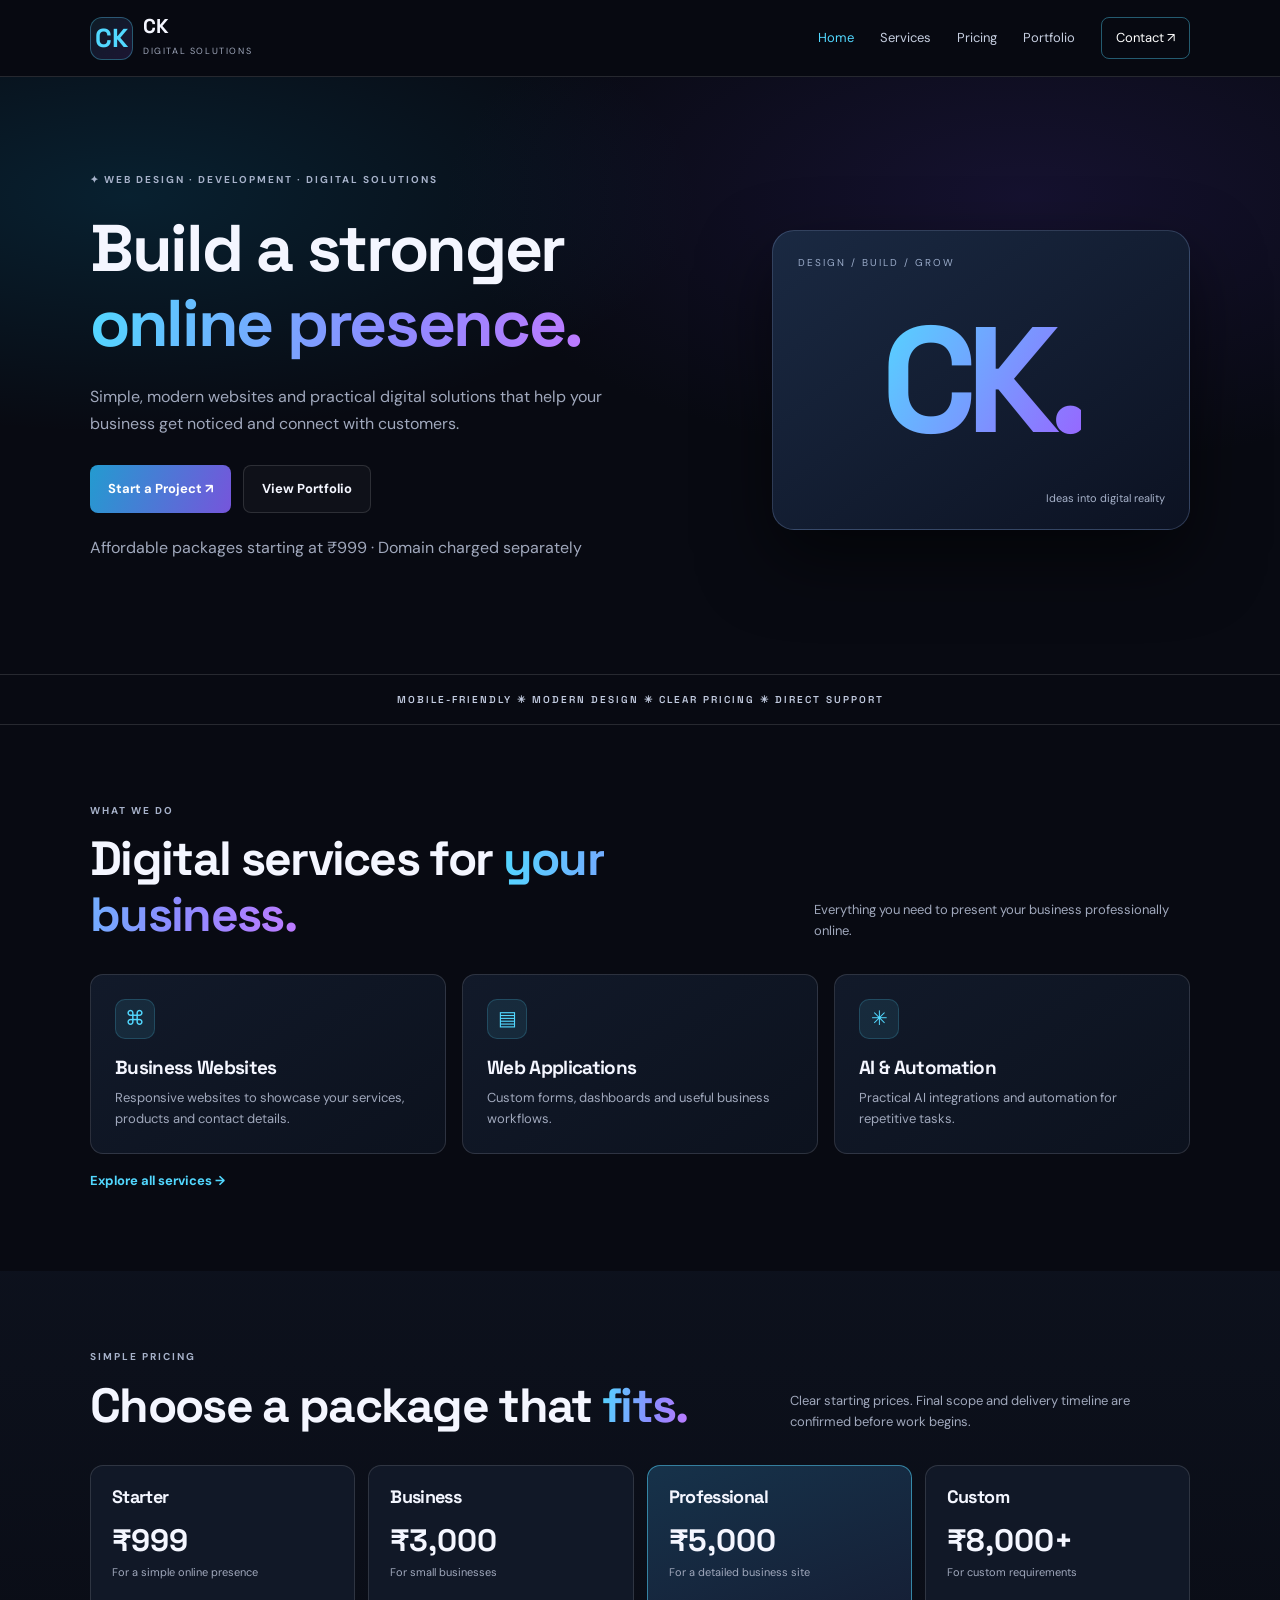
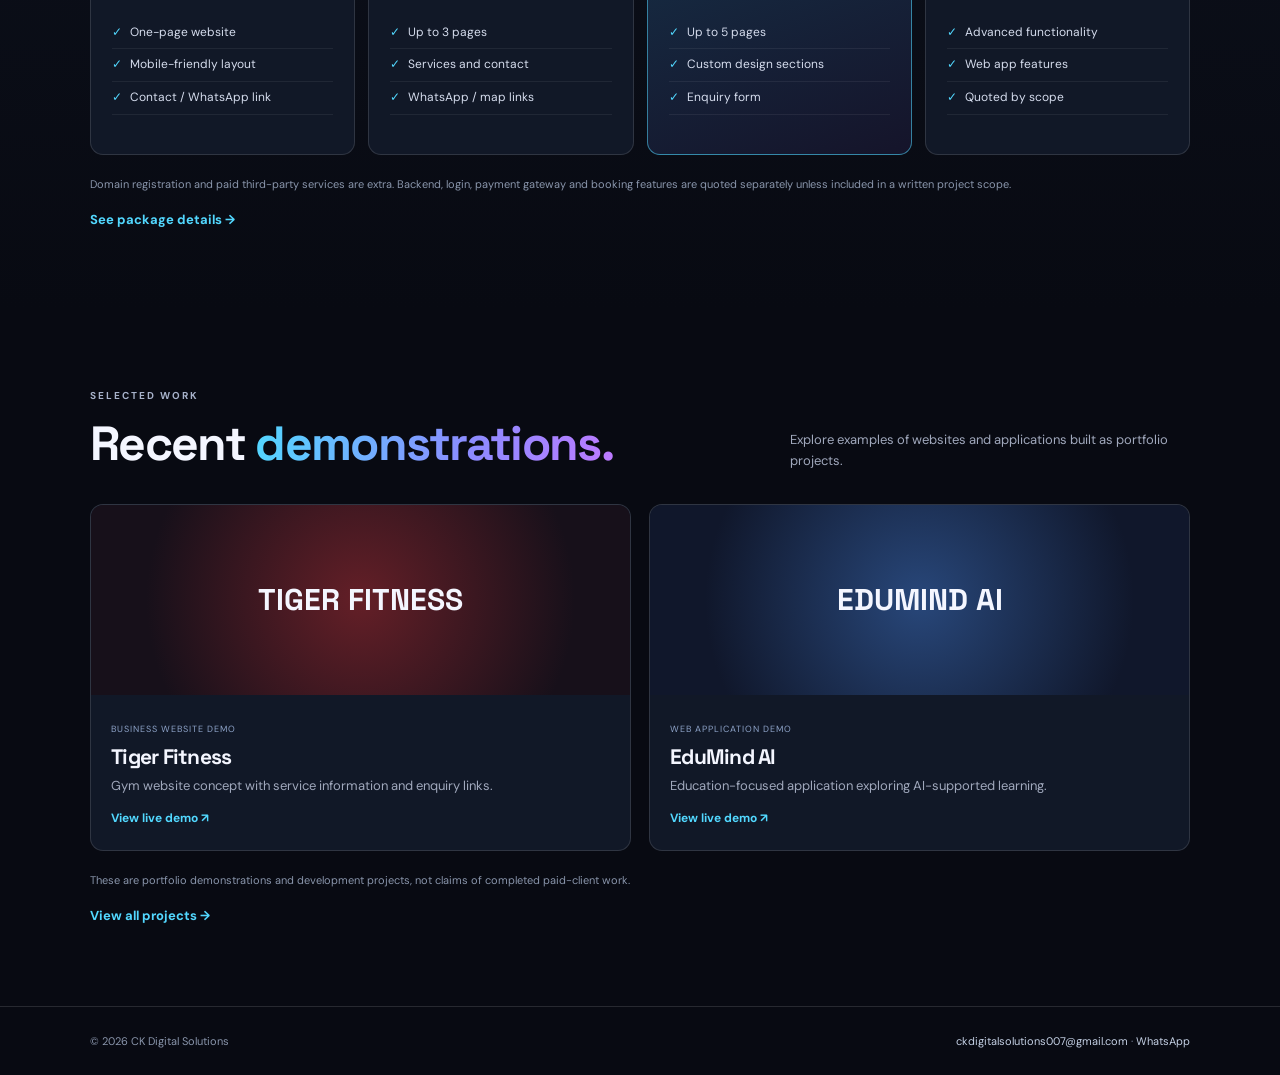
<file: index.html>
<!doctype html>
<html lang="en">
  <head>
    <meta charset="utf-8">
    <meta name="viewport" content="width=device-width,initial-scale=1">
    <meta name="description" content="Affordable websites, web applications and practical digital solutions by CK Digital Solutions.">
    <title>CK Digital Solutions | Home</title>
    <link rel="icon" href="assets/favicon.png">
    <link rel="stylesheet" href="style.css">
  </head>
  <body>
    <header class="header">
      <nav class="nav container">
        <a class="brand" href="index.html"><span class="logo">CK</span><span><b>CK</b><small>DIGITAL SOLUTIONS</small></span></a>
        <button class="menu" id="menu" aria-label="Toggle navigation" aria-expanded="false">☰</button>
        <div class="links" id="links">
          <a class="active" href="index.html">Home</a>
          <a href="services.html">Services</a>
          <a href="pricing.html">Pricing</a>
          <a href="portfolio.html">Portfolio</a>
          <a class="nav-cta" href="contact.html">Contact ↗</a>
        </div>
      </nav>
    </header>
    <main>
      <section class="hero">
        <div class="container hero-grid">
          <div>
            <div class="eyebrow">✦ WEB DESIGN · DEVELOPMENT · DIGITAL SOLUTIONS</div>
            <h1>Build a stronger <span>online presence.</span></h1>
            <p>Simple, modern websites and practical digital solutions that help your business get noticed and connect with customers.</p>
            <div class="actions">
              <a class="btn primary" href="contact.html">Start a Project ↗</a>
              <a class="btn secondary" href="portfolio.html">View Portfolio</a>
            </div>
            <p class="note">Affordable packages starting at ₹999 · Domain charged separately</p>
          </div>
          <div class="hero-art"><small>DESIGN / BUILD / GROW</small><strong>CK.</strong><span>Ideas into digital reality</span></div>
        </div>
      </section>
      <div class="strip">MOBILE-FRIENDLY <span>✳</span> MODERN DESIGN <span>✳</span> CLEAR PRICING <span>✳</span> DIRECT SUPPORT</div>
      <section class="section">
        <div class="container">
          <div class="section-head">
            <div>
              <div class="kicker">WHAT WE DO</div>
              <h2>Digital services for <span>your business.</span></h2>
            </div>
            <p>Everything you need to present your business professionally online.</p>
          </div>
          <div class="cards">
            <article class="card">
              <div class="card-icon">⌘</div>
              <h3>Business Websites</h3>
              <p>Responsive websites to showcase your services, products and contact details.</p>
            </article>
            <article class="card">
              <div class="card-icon">▤</div>
              <h3>Web Applications</h3>
              <p>Custom forms, dashboards and useful business workflows.</p>
            </article>
            <article class="card">
              <div class="card-icon">✳</div>
              <h3>AI & Automation</h3>
              <p>Practical AI integrations and automation for repetitive tasks.</p>
            </article>
          </div>
          <a class="text-link" href="services.html">Explore all services →</a>
        </div>
      </section>
      <section class="section alt">
        <div class="container">
          <div class="section-head">
            <div>
              <div class="kicker">SIMPLE PRICING</div>
              <h2>Choose a package that <span>fits.</span></h2>
            </div>
            <p>Clear starting prices. Final scope and delivery timeline are confirmed before work begins.</p>
          </div>
          <div class="pricing-grid">
            <article class="price-card">
              <h3>Starter</h3>
              <div class="price">₹999</div>
              <p>For a simple online presence</p>
              <ul>
                <li>One-page website</li>
                <li>Mobile-friendly layout</li>
                <li>Contact / WhatsApp link</li>
              </ul>
            </article>
            <article class="price-card">
              <h3>Business</h3>
              <div class="price">₹3,000</div>
              <p>For small businesses</p>
              <ul>
                <li>Up to 3 pages</li>
                <li>Services and contact</li>
                <li>WhatsApp / map links</li>
              </ul>
            </article>
            <article class="price-card featured">
              <h3>Professional</h3>
              <div class="price">₹5,000</div>
              <p>For a detailed business site</p>
              <ul>
                <li>Up to 5 pages</li>
                <li>Custom design sections</li>
                <li>Enquiry form</li>
              </ul>
            </article>
            <article class="price-card">
              <h3>Custom</h3>
              <div class="price">₹8,000+</div>
              <p>For custom requirements</p>
              <ul>
                <li>Advanced functionality</li>
                <li>Web app features</li>
                <li>Quoted by scope</li>
              </ul>
            </article>
          </div>
          <p class="note">Domain registration and paid third-party services are extra. Backend, login, payment gateway and booking features are quoted separately unless included in a written project scope.</p>
          <a class="text-link" href="pricing.html">See package details →</a>
        </div>
      </section>
      <section class="section">
        <div class="container">
          <div class="section-head">
            <div>
              <div class="kicker">SELECTED WORK</div>
              <h2>Recent <span>demonstrations.</span></h2>
            </div>
            <p>Explore examples of websites and applications built as portfolio projects.</p>
          </div>
          <div class="project-grid">
            <article class="project">
              <a class="project-visual red" href="https://tigerfitness-solapur.netlify.app/" target="_blank" rel="noopener"><b>TIGER FITNESS</b></a>
              <div class="project-body"><small>BUSINESS WEBSITE DEMO</small>
                <h3>Tiger Fitness</h3>
                <p>Gym website concept with service information and enquiry links.</p>
                <a href="https://tigerfitness-solapur.netlify.app/" target="_blank" rel="noopener">View live demo ↗</a>
              </div>
            </article>
            <article class="project">
              <a class="project-visual" href="https://edumind-ai-9832.onrender.com/" target="_blank" rel="noopener"><b>EDUMIND AI</b></a>
              <div class="project-body"><small>WEB APPLICATION DEMO</small>
                <h3>EduMind AI</h3>
                <p>Education-focused application exploring AI-supported learning.</p>
                <a href="https://edumind-ai-9832.onrender.com/" target="_blank" rel="noopener">View live demo ↗</a>
              </div>
            </article>
          </div>
          <p class="note">These are portfolio demonstrations and development projects, not claims of completed paid-client work.</p>
          <a class="text-link" href="portfolio.html">View all projects →</a>
        </div>
      </section>
    </main>
    <footer class="footer">
      <div class="container footer-inner">
        <span>© <span id="year">2026</span> CK Digital Solutions</span>
        <span>
          <a href="mailto:ckdigitalsolutions007@gmail.com">ckdigitalsolutions007@gmail.com</a>
          ·
          <a href="https://wa.me/919665815139">WhatsApp</a>
        </span>
      </div>
    </footer>
    <script src="script.js"></script>
  </body>
</html>
</file>
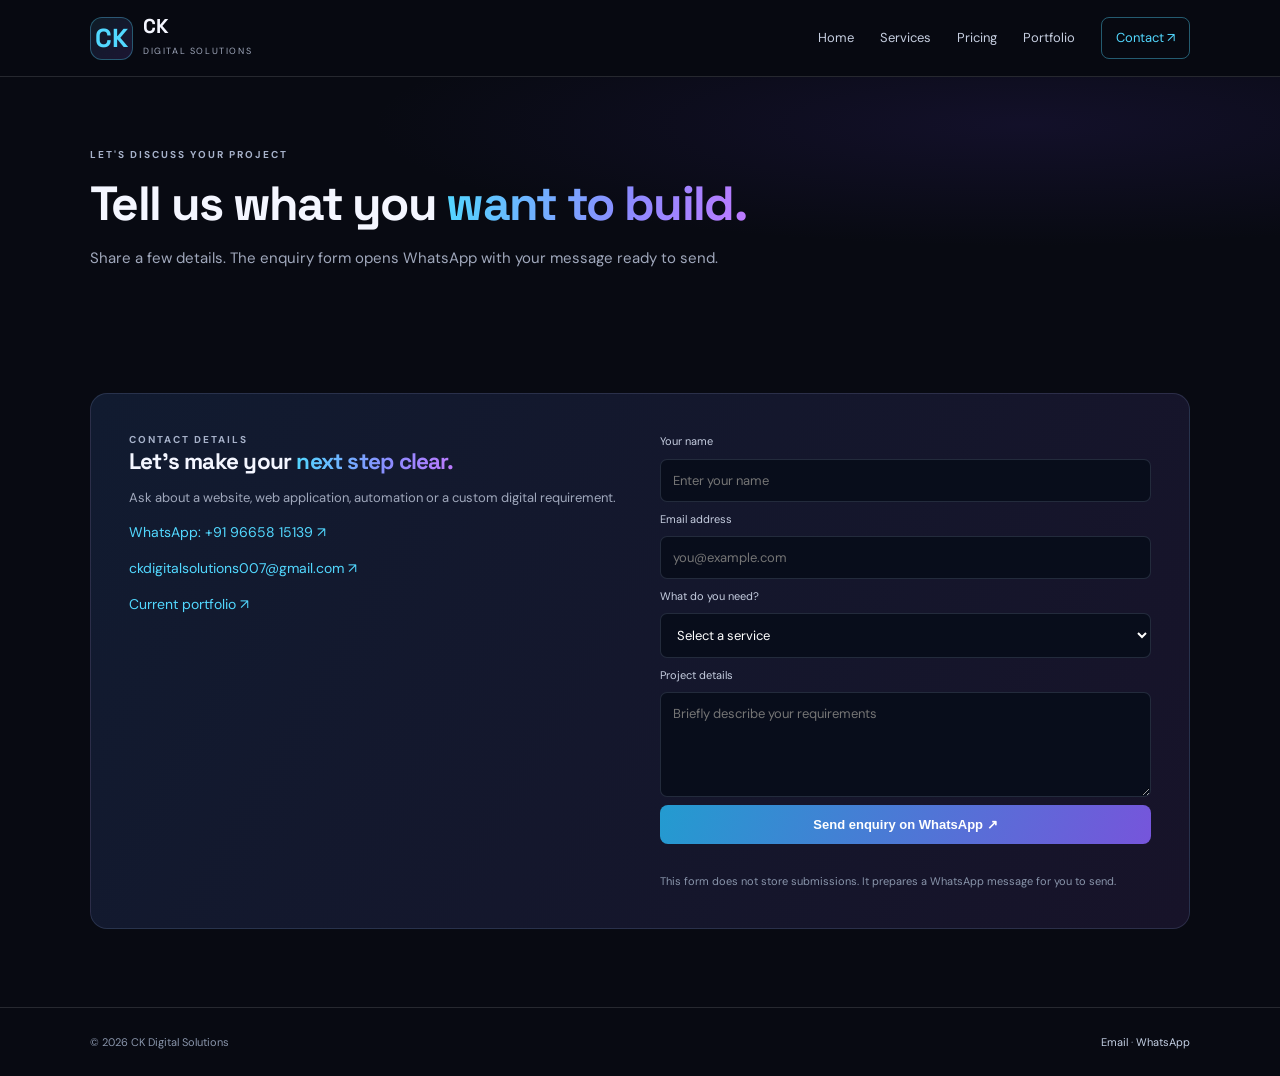
<file: contact.html>
<!doctype html>
<html lang="en">
  <head>
    <meta charset="utf-8">
    <meta name="viewport" content="width=device-width,initial-scale=1">
    <title>Contact | CK Digital Solutions</title>
    <link rel="icon" href="assets/favicon.png">
    <link rel="stylesheet" href="style.css">
  </head>
  <body>
    <header class="header">
      <nav class="nav container">
        <a class="brand" href="index.html"><span class="logo">CK</span><span><b>CK</b><small>DIGITAL SOLUTIONS</small></span></a>
        <button class="menu" id="menu" aria-label="Toggle navigation" aria-expanded="false">☰</button>
        <div class="links" id="links">
          <a href="index.html">Home</a>
          <a href="services.html">Services</a>
          <a href="pricing.html">Pricing</a>
          <a href="portfolio.html">Portfolio</a>
          <a class="nav-cta active" href="contact.html">Contact ↗</a>
        </div>
      </nav>
    </header>
    <main>
      <section class="page-hero">
        <div class="container">
          <div class="kicker">LET'S DISCUSS YOUR PROJECT</div>
          <h1 class="page-title">Tell us what you <span>want to build.</span></h1>
          <p>Share a few details. The enquiry form opens WhatsApp with your message ready to send.</p>
        </div>
      </section>
      <section class="section">
        <div class="container contact-box">
          <div>
            <div class="kicker">CONTACT DETAILS</div>
            <h2>Let's make your <span>next step clear.</span></h2>
            <p>Ask about a website, web application, automation or a custom digital requirement.</p>
            <div class="contact-details">
              <a href="https://wa.me/919665815139" target="_blank" rel="noopener">WhatsApp: +91 96658 15139 ↗</a>
              <a href="mailto:ckdigitalsolutions007@gmail.com">ckdigitalsolutions007@gmail.com ↗</a>
              <a href="https://ck-digital-solutions.netlify.app">Current portfolio ↗</a>
            </div>
          </div>
          <form id="contactForm">
            <label for="name">Your name</label>
            <input id="name" name="name" required placeholder="Enter your name">
            <label for="email">Email address</label>
            <input id="email" name="email" type="email" required placeholder="you@example.com">
            <label for="service">What do you need?</label>
            <select id="service" name="service" required>
              <option value="" disabled selected>Select a service</option>
              <option>Business website</option>
              <option>Web application</option>
              <option>AI / automation</option>
              <option>Website update</option>
              <option>Other</option>
            </select>
            <label for="message">Project details</label>
            <textarea id="message" name="message" required placeholder="Briefly describe your requirements"></textarea>
            <button class="btn primary" type="submit">Send enquiry on WhatsApp ↗</button>
            <small class="note">This form does not store submissions. It prepares a WhatsApp message for you to send.</small>
          </form>
        </div>
      </section>
    </main>
    <footer class="footer">
      <div class="container footer-inner">
        <span>© 2026 CK Digital Solutions</span>
        <span>
          <a href="mailto:ckdigitalsolutions007@gmail.com">Email</a>
          ·
          <a href="https://wa.me/919665815139">WhatsApp</a>
        </span>
      </div>
    </footer>
    <script src="script.js"></script>
  </body>
</html>
</file>
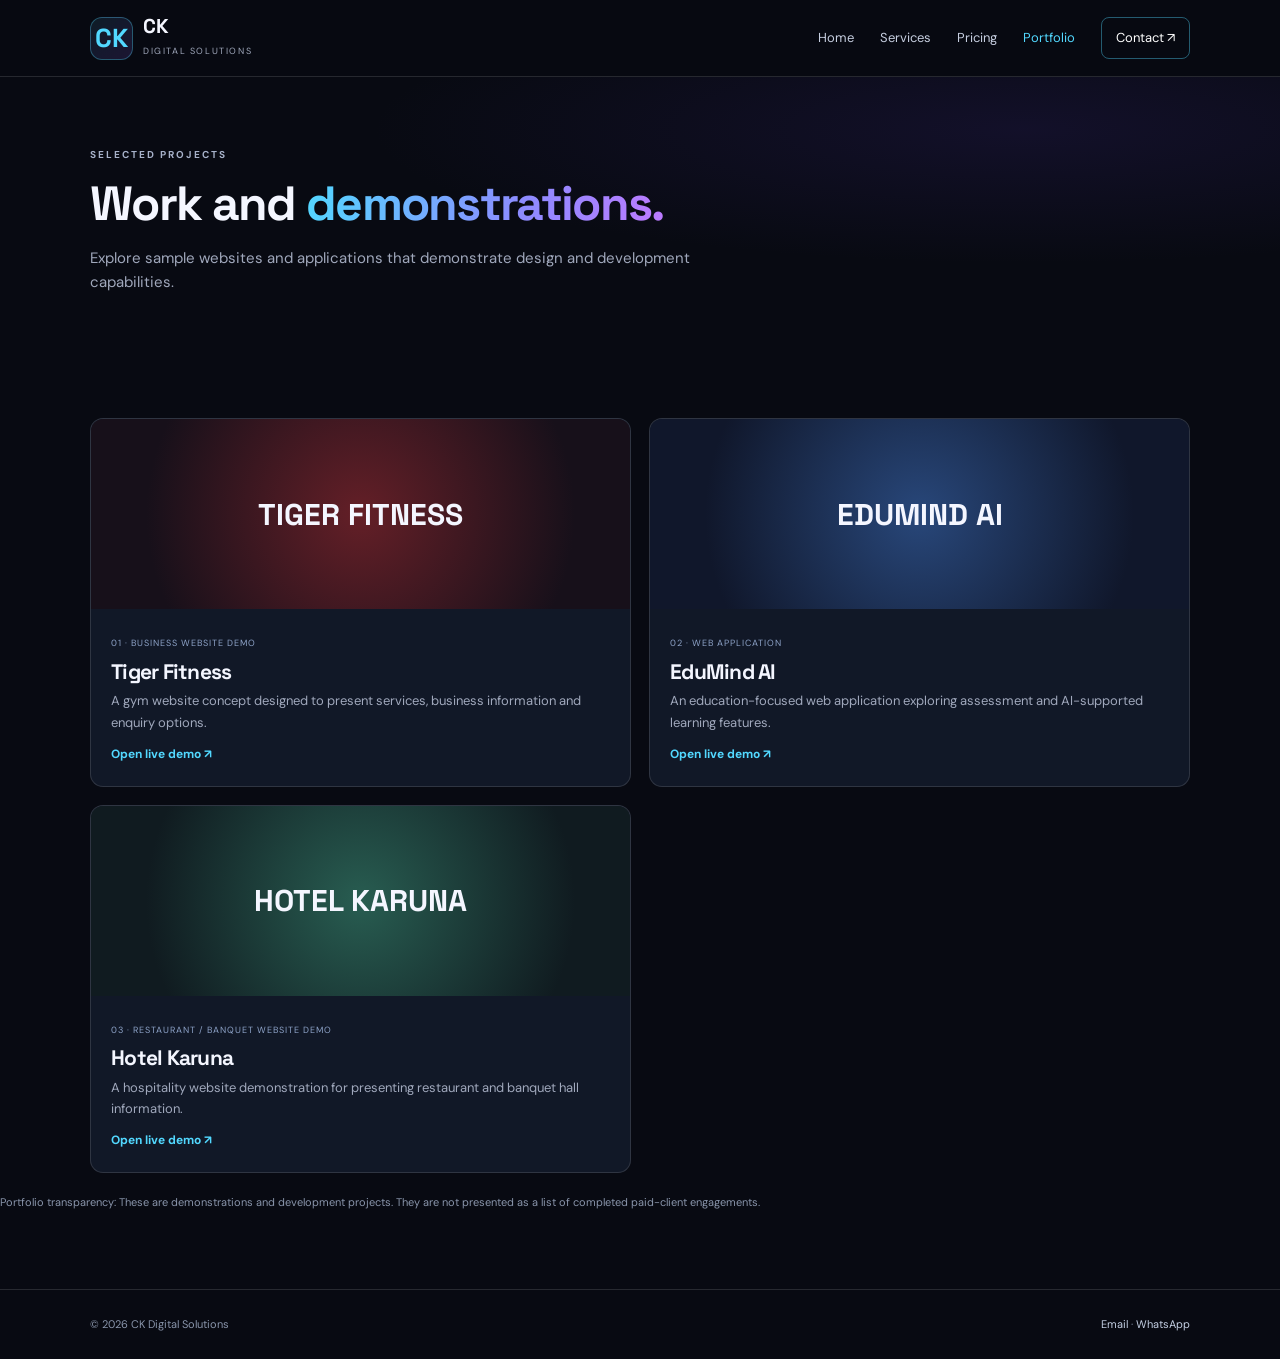
<file: portfolio.html>
<!doctype html>
<html lang="en">
  <head>
    <meta charset="utf-8">
    <meta name="viewport" content="width=device-width,initial-scale=1">
    <title>Portfolio | CK Digital Solutions</title>
    <link rel="icon" href="assets/favicon.png">
    <link rel="stylesheet" href="style.css">
  </head>
  <body>
    <header class="header">
      <nav class="nav container">
        <a class="brand" href="index.html"><span class="logo">CK</span><span><b>CK</b><small>DIGITAL SOLUTIONS</small></span></a>
        <button class="menu" id="menu" aria-label="Toggle navigation" aria-expanded="false">☰</button>
        <div class="links" id="links">
          <a href="index.html">Home</a>
          <a href="services.html">Services</a>
          <a href="pricing.html">Pricing</a>
          <a class="active" href="portfolio.html">Portfolio</a>
          <a class="nav-cta" href="contact.html">Contact ↗</a>
        </div>
      </nav>
    </header>
    <main>
      <section class="page-hero">
        <div class="container">
          <div class="kicker">SELECTED PROJECTS</div>
          <h1 class="page-title">Work and <span>demonstrations.</span></h1>
          <p>Explore sample websites and applications that demonstrate design and development capabilities.</p>
        </div>
      </section>
      <section class="section">
        <div class="container project-grid">
          <article class="project">
            <a class="project-visual red" href="https://tigerfitness-solapur.netlify.app/" target="_blank" rel="noopener"><b>TIGER FITNESS</b></a>
            <div class="project-body"><small>01 · BUSINESS WEBSITE DEMO</small>
              <h3>Tiger Fitness</h3>
              <p>A gym website concept designed to present services, business information and enquiry options.</p>
              <a href="https://tigerfitness-solapur.netlify.app/" target="_blank" rel="noopener">Open live demo ↗</a>
            </div>
          </article>
          <article class="project">
            <a class="project-visual" href="https://edumind-ai-9832.onrender.com/" target="_blank" rel="noopener"><b>EDUMIND AI</b></a>
            <div class="project-body"><small>02 · WEB APPLICATION</small>
              <h3>EduMind AI</h3>
              <p>An education-focused web application exploring assessment and AI-supported learning features.</p>
              <a href="https://edumind-ai-9832.onrender.com/" target="_blank" rel="noopener">Open live demo ↗</a>
            </div>
          </article>
          <article class="project">
            <a class="project-visual green" href="https://karuna-hotel.netlify.app/" target="_blank" rel="noopener"><b>HOTEL KARUNA</b></a>
            <div class="project-body"><small>03 · RESTAURANT / BANQUET WEBSITE DEMO</small>
              <h3>Hotel Karuna</h3>
              <p>A hospitality website demonstration for presenting restaurant and banquet hall information.</p>
              <a href="https://karuna-hotel.netlify.app/" target="_blank" rel="noopener">Open live demo ↗</a>
            </div>
          </article>
        </div>
        <p class="note">Portfolio transparency: These are demonstrations and development projects. They are not presented as a list of completed paid-client engagements.</p>
      </div>
    </section>
  </main>
  <footer class="footer">
    <div class="container footer-inner">
      <span>© 2026 CK Digital Solutions</span>
      <span>
        <a href="mailto:ckdigitalsolutions007@gmail.com">Email</a>
        ·
        <a href="https://wa.me/919665815139">WhatsApp</a>
      </span>
    </div>
  </footer>
  <script src="script.js"></script>
</body>
</html>
</file>
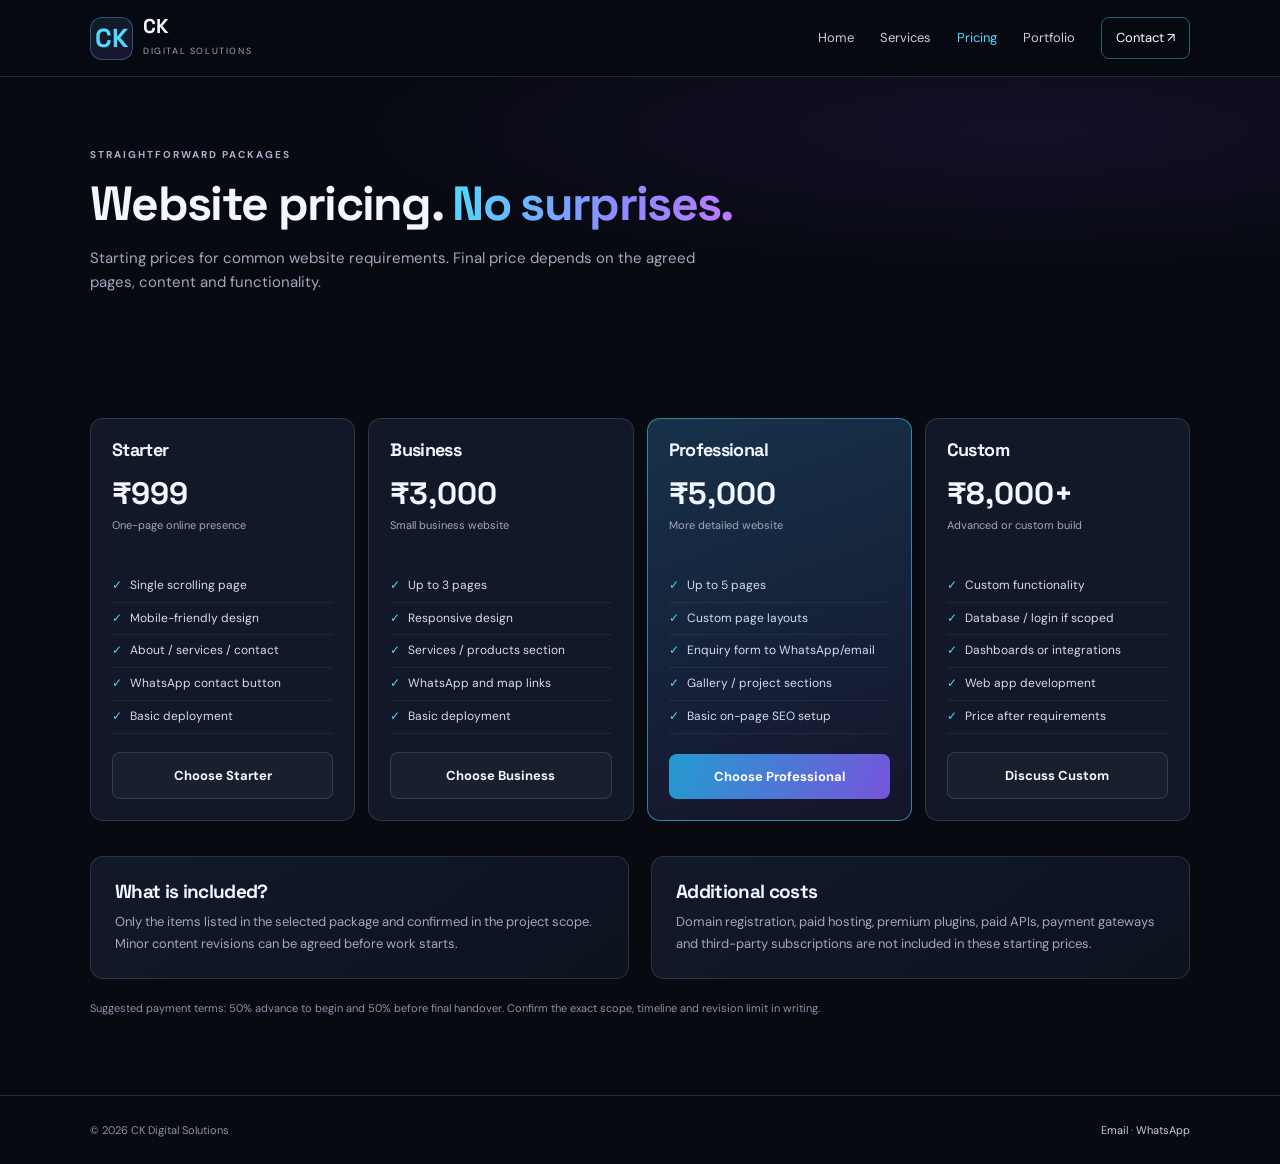
<file: pricing.html>
<!doctype html>
<html lang="en">
  <head>
    <meta charset="utf-8">
    <meta name="viewport" content="width=device-width,initial-scale=1">
    <title>Pricing | CK Digital Solutions</title>
    <link rel="icon" href="assets/favicon.png">
    <link rel="stylesheet" href="style.css">
  </head>
  <body>
    <header class="header">
      <nav class="nav container">
        <a class="brand" href="index.html"><span class="logo">CK</span><span><b>CK</b><small>DIGITAL SOLUTIONS</small></span></a>
        <button class="menu" id="menu" aria-label="Toggle navigation" aria-expanded="false">☰</button>
        <div class="links" id="links">
          <a href="index.html">Home</a>
          <a href="services.html">Services</a>
          <a class="active" href="pricing.html">Pricing</a>
          <a href="portfolio.html">Portfolio</a>
          <a class="nav-cta" href="contact.html">Contact ↗</a>
        </div>
      </nav>
    </header>
    <main>
      <section class="page-hero">
        <div class="container">
          <div class="kicker">STRAIGHTFORWARD PACKAGES</div>
          <h1 class="page-title">Website pricing. <span>No surprises.</span></h1>
          <p>Starting prices for common website requirements. Final price depends on the agreed pages, content and functionality.</p>
        </div>
      </section>
      <section class="section">
        <div class="container">
          <div class="pricing-grid">
            <article class="price-card">
              <h3>Starter</h3>
              <div class="price">₹999</div>
              <p>One-page online presence</p>
              <ul>
                <li>Single scrolling page</li>
                <li>Mobile-friendly design</li>
                <li>About / services / contact</li>
                <li>WhatsApp contact button</li>
                <li>Basic deployment</li>
              </ul>
              <a class="btn secondary" href="contact.html">Choose Starter</a>
            </article>
            <article class="price-card">
              <h3>Business</h3>
              <div class="price">₹3,000</div>
              <p>Small business website</p>
              <ul>
                <li>Up to 3 pages</li>
                <li>Responsive design</li>
                <li>Services / products section</li>
                <li>WhatsApp and map links</li>
                <li>Basic deployment</li>
              </ul>
              <a class="btn secondary" href="contact.html">Choose Business</a>
            </article>
            <article class="price-card featured">
              <h3>Professional</h3>
              <div class="price">₹5,000</div>
              <p>More detailed website</p>
              <ul>
                <li>Up to 5 pages</li>
                <li>Custom page layouts</li>
                <li>Enquiry form to WhatsApp/email</li>
                <li>Gallery / project sections</li>
                <li>Basic on-page SEO setup</li>
              </ul>
              <a class="btn primary" href="contact.html">Choose Professional</a>
            </article>
            <article class="price-card">
              <h3>Custom</h3>
              <div class="price">₹8,000+</div>
              <p>Advanced or custom build</p>
              <ul>
                <li>Custom functionality</li>
                <li>Database / login if scoped</li>
                <li>Dashboards or integrations</li>
                <li>Web app development</li>
                <li>Price after requirements</li>
              </ul>
              <a class="btn secondary" href="contact.html">Discuss Custom</a>
            </article>
          </div>
          <div class="two-col" style="margin-top:35px">
            <article class="card">
              <h3>What is included?</h3>
              <p>Only the items listed in the selected package and confirmed in the project scope. Minor content revisions can be agreed before work starts.</p>
            </article>
            <article class="card">
              <h3>Additional costs</h3>
              <p>Domain registration, paid hosting, premium plugins, paid APIs, payment gateways and third-party subscriptions are not included in these starting prices.</p>
            </article>
          </div>
          <p class="note">Suggested payment terms: 50% advance to begin and 50% before final handover. Confirm the exact scope, timeline and revision limit in writing.</p>
        </div>
      </section>
    </main>
    <footer class="footer">
      <div class="container footer-inner">
        <span>© 2026 CK Digital Solutions</span>
        <span>
          <a href="mailto:ckdigitalsolutions007@gmail.com">Email</a>
          ·
          <a href="https://wa.me/919665815139">WhatsApp</a>
        </span>
      </div>
    </footer>
    <script src="script.js"></script>
  </body>
</html>
</file>
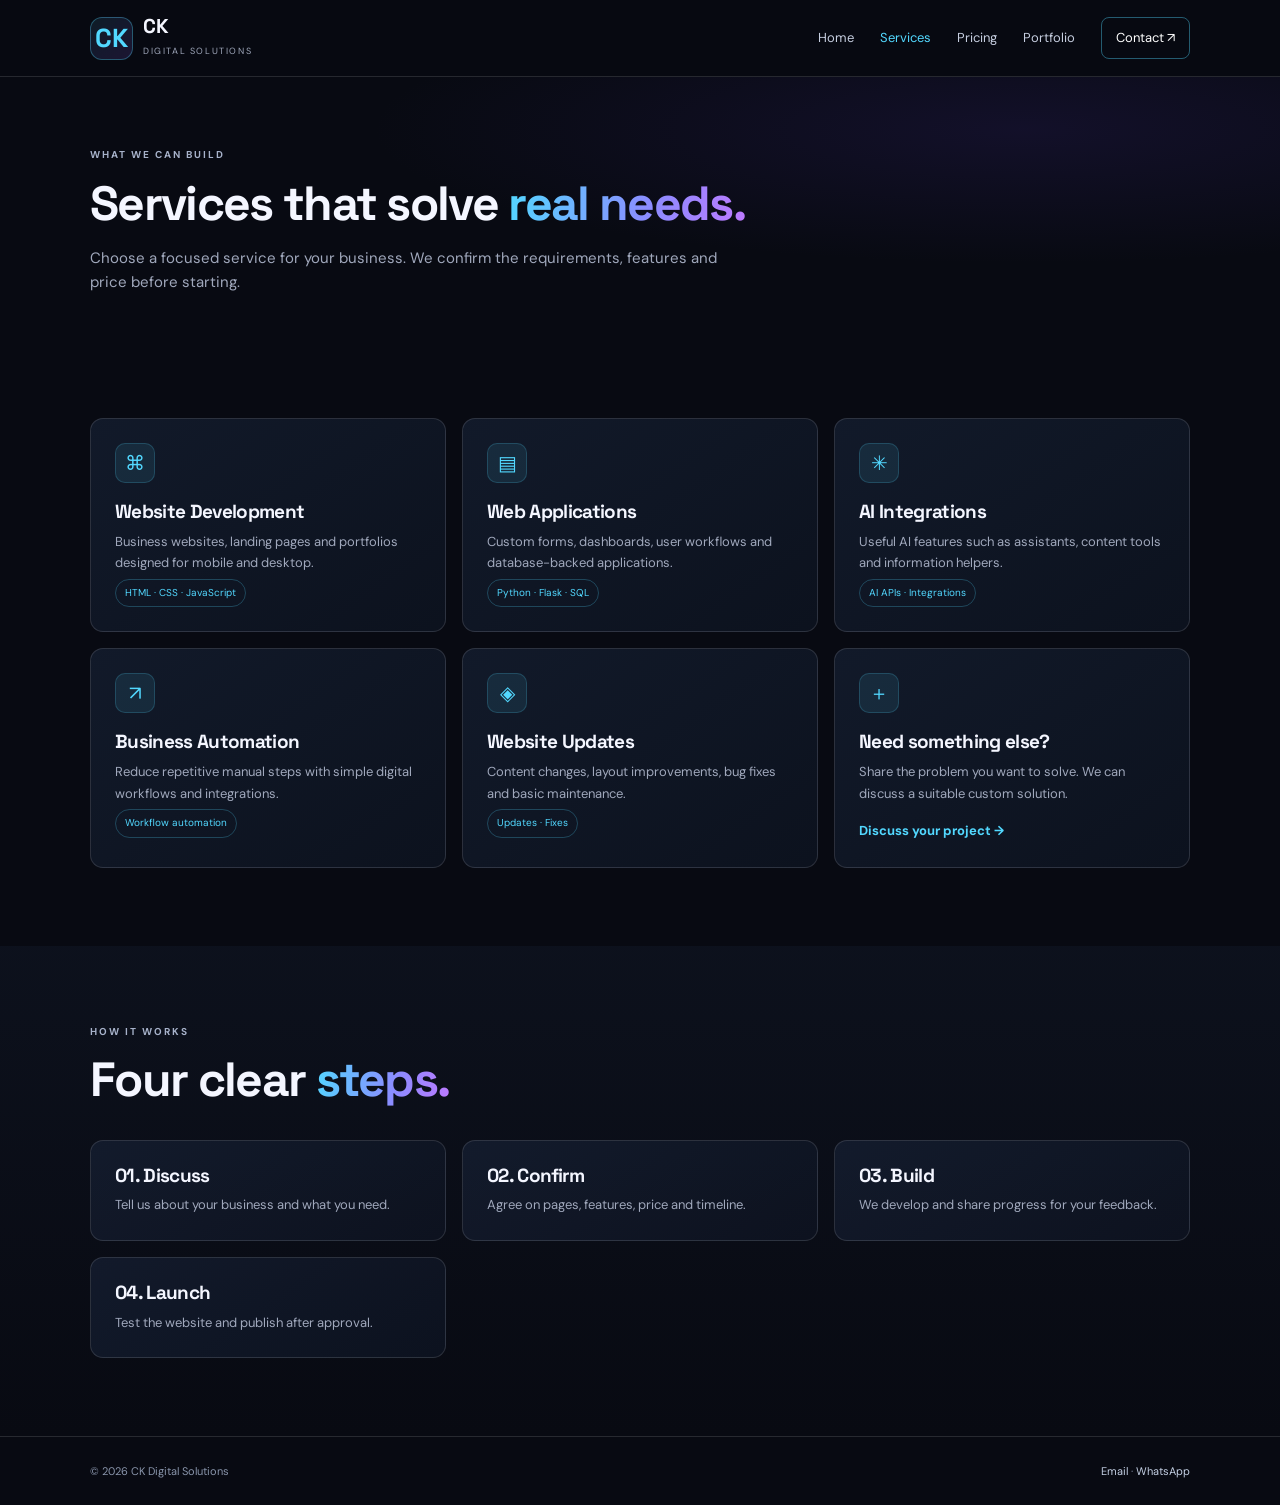
<file: services.html>
<!doctype html>
<html lang="en">
  <head>
    <meta charset="utf-8">
    <meta name="viewport" content="width=device-width,initial-scale=1">
    <title>Services | CK Digital Solutions</title>
    <link rel="icon" href="assets/favicon.png">
    <link rel="stylesheet" href="style.css">
  </head>
  <body>
    <header class="header">
      <nav class="nav container">
        <a class="brand" href="index.html"><span class="logo">CK</span><span><b>CK</b><small>DIGITAL SOLUTIONS</small></span></a>
        <button class="menu" id="menu" aria-label="Toggle navigation" aria-expanded="false">☰</button>
        <div class="links" id="links">
          <a href="index.html">Home</a>
          <a class="active" href="services.html">Services</a>
          <a href="pricing.html">Pricing</a>
          <a href="portfolio.html">Portfolio</a>
          <a class="nav-cta" href="contact.html">Contact ↗</a>
        </div>
      </nav>
    </header>
    <main>
      <section class="page-hero">
        <div class="container">
          <div class="kicker">WHAT WE CAN BUILD</div>
          <h1 class="page-title">Services that solve <span>real needs.</span></h1>
          <p>Choose a focused service for your business. We confirm the requirements, features and price before starting.</p>
        </div>
      </section>
      <section class="section">
        <div class="container cards">
          <article class="card">
            <div class="card-icon">⌘</div>
            <h3>Website Development</h3>
            <p>Business websites, landing pages and portfolios designed for mobile and desktop.</p>
            <span class="tag">HTML · CSS · JavaScript</span>
          </article>
          <article class="card">
            <div class="card-icon">▤</div>
            <h3>Web Applications</h3>
            <p>Custom forms, dashboards, user workflows and database-backed applications.</p>
            <span class="tag">Python · Flask · SQL</span>
          </article>
          <article class="card">
            <div class="card-icon">✳</div>
            <h3>AI Integrations</h3>
            <p>Useful AI features such as assistants, content tools and information helpers.</p>
            <span class="tag">AI APIs · Integrations</span>
          </article>
          <article class="card">
            <div class="card-icon">↗</div>
            <h3>Business Automation</h3>
            <p>Reduce repetitive manual steps with simple digital workflows and integrations.</p>
            <span class="tag">Workflow automation</span>
          </article>
          <article class="card">
            <div class="card-icon">◈</div>
            <h3>Website Updates</h3>
            <p>Content changes, layout improvements, bug fixes and basic maintenance.</p>
            <span class="tag">Updates · Fixes</span>
          </article>
          <article class="card">
            <div class="card-icon">＋</div>
            <h3>Need something else?</h3>
            <p>Share the problem you want to solve. We can discuss a suitable custom solution.</p>
            <a class="text-link" href="contact.html">Discuss your project →</a>
          </article>
        </div>
      </section>
      <section class="section alt">
        <div class="container">
          <div class="section-head">
            <div>
              <div class="kicker">HOW IT WORKS</div>
              <h2>Four clear <span>steps.</span></h2>
            </div>
          </div>
          <div class="cards">
            <article class="card">
              <h3>01. Discuss</h3>
              <p>Tell us about your business and what you need.</p>
            </article>
            <article class="card">
              <h3>02. Confirm</h3>
              <p>Agree on pages, features, price and timeline.</p>
            </article>
            <article class="card">
              <h3>03. Build</h3>
              <p>We develop and share progress for your feedback.</p>
            </article>
            <article class="card">
              <h3>04. Launch</h3>
              <p>Test the website and publish after approval.</p>
            </article>
          </div>
        </div>
      </section>
    </main>
    <footer class="footer">
      <div class="container footer-inner">
        <span>© 2026 CK Digital Solutions</span>
        <span>
          <a href="mailto:ckdigitalsolutions007@gmail.com">Email</a>
          ·
          <a href="https://wa.me/919665815139">WhatsApp</a>
        </span>
      </div>
    </footer>
    <script src="script.js"></script>
  </body>
</html>
</file>
<file: style.css>
@import url('https://fonts.googleapis.com/css2?family=DM+Sans:wght@400;500;600;700&family=Space+Grotesk:wght@500;600;700&display=swap');
:root {
  --bg: #080a12;
  --panel: #111827;
  --panel2: #151e31;
  --text: #f4f6ff;
  --muted: #a0a8bc;
  --blue: #52d8ff;
  --purple: #9864ff;
  --line: #ffffff20;
  --display: 'Space Grotesk',sans-serif;
}
* {
  box-sizing: border-box;
  margin: 0;
  padding: 0;
}
html {
  scroll-behavior: smooth;
}
body {
  background: var(--bg);
  color: var(--text);
  font: 15px 'DM Sans',sans-serif;
  line-height: 1.65;
}
a {
  color: inherit;
  text-decoration: none;
}
.container {
  width: min(1100px,calc(100% - 40px));
  margin: auto;
}
.header {
  position: sticky;
  top: 0;
  z-index: 10;
  background: #080a12ed;
  backdrop-filter: blur(14px);
  border-bottom: 1px solid var(--line);
}
.nav {
  height: 76px;
  display: flex;
  align-items: center;
  justify-content: space-between;
}
.brand {
  display: flex;
  align-items: center;
  gap: 10px;
}
.logo {
  width: 43px;
  height: 43px;
  border: 1px solid #52d8ff55;
  border-radius: 12px;
  display: grid;
  place-items: center;
  color: var(--blue);
  font: 700 26px var(--display);
  background: linear-gradient(135deg,#52d8ff18,#9864ff25);
}
.brand b {
  font: 700 20px var(--display);
  display: block;
  line-height: 1.1;
}
.brand small {
  font-size: 9px;
  letter-spacing: 1.6px;
  color: var(--muted);
}
.links {
  display: flex;
  align-items: center;
  gap: 26px;
}
.links a {
  font-size: 13px;
  color: #c6cee0;
}
.links a:hover,.links a.active {
  color: var(--blue);
}
.links .nav-cta {
  border: 1px solid #52d8ff66;
  padding: 9px 14px;
  border-radius: 8px;
  color: white;
}
.menu {
  display: none;
  background: none;
  color: white;
  border: 0;
  font-size: 25px;
}
.hero {
  padding: 95px 0 85px;
  background: radial-gradient(ellipse at 80% 20%,#30216a55,transparent 40%),radial-gradient(ellipse at 10% 20%,#087ba833,transparent 35%);
}
.hero-grid {
  display: grid;
  grid-template-columns: 1.2fr .8fr;
  gap: 55px;
  align-items: center;
}
.eyebrow,.kicker {
  font-size: 10px;
  letter-spacing: 2px;
  color: #a7b2ca;
  font-weight: 700;
}
.eyebrow {
  margin-bottom: 22px;
}
h1,h2,h3 {
  font-family: var(--display);
  line-height: 1.15;
  letter-spacing: -.035em;
}
h1 {
  font-size: clamp(42px,6vw,66px);
  max-width: 700px;
}
h1 span,h2 span,.gradient {
  background: linear-gradient(100deg,var(--blue),#8c8bff 60%,#bd7aff);
  color: transparent;
  background-clip: text;
}
.hero p,.lead {
  font-size: 16px;
  color: var(--muted);
  max-width: 570px;
  margin: 22px 0 28px;
}
.actions {
  display: flex;
  gap: 12px;
  flex-wrap: wrap;
}
.btn {
  display: inline-flex;
  align-items: center;
  justify-content: center;
  padding: 12px 18px;
  border-radius: 8px;
  font-size: 13px;
  font-weight: 700;
}
.primary {
  background: linear-gradient(110deg,#239bd0,#7655db);
  color: white;
}
.secondary {
  border: 1px solid var(--line);
  background: #ffffff08;
}
.hero-art {
  min-height: 300px;
  border: 1px solid #a4c5ff38;
  border-radius: 22px;
  background: linear-gradient(145deg,#1a2942,#0c1222);
  display: grid;
  place-items: center;
  position: relative;
  box-shadow: 0 30px 70px #0008;
}
.hero-art strong {
  font: 700 clamp(90px,14vw,150px)/1 var(--display);
  letter-spacing: -12px;
  background: linear-gradient(120deg,var(--blue),var(--purple));
  color: transparent;
  background-clip: text;
}
.hero-art small {
  position: absolute;
  top: 24px;
  left: 25px;
  color: #9aabc9;
  letter-spacing: 2px;
  font-size: 10px;
}
.hero-art span {
  position: absolute;
  bottom: 22px;
  right: 24px;
  color: #a7b2ca;
  font-size: 11px;
}
.strip {
  border-block: 1px solid var(--line);
  padding: 18px 0;
  text-align: center;
  color: #c2cbe0;
  font: 600 10px var(--display);
  letter-spacing: 2px;
}
.section {
  padding: 78px 0;
}
.section.alt {
  background: linear-gradient(180deg,#11182780,transparent);
}
.section-head {
  display: flex;
  justify-content: space-between;
  align-items: end;
  gap: 30px;
  margin-bottom: 32px;
}
.section-head h2,.page-title {
  font-size: clamp(34px,4.5vw,48px);
  margin-top: 12px;
}
.section-head p {
  max-width: 400px;
  color: var(--muted);
  font-size: 13px;
}
.cards {
  display: grid;
  grid-template-columns: repeat(3,1fr);
  gap: 16px;
}
.card {
  background: linear-gradient(145deg,#151e31c9,#0e1422c9);
  border: 1px solid var(--line);
  border-radius: 13px;
  padding: 24px;
}
.card-icon {
  width: 40px;
  height: 40px;
  border-radius: 10px;
  display: grid;
  place-items: center;
  color: var(--blue);
  background: #52d8ff18;
  border: 1px solid #52d8ff30;
  font-size: 20px;
  margin-bottom: 18px;
}
.card h3 {
  font-size: 19px;
  margin-bottom: 8px;
}
.card p {
  font-size: 13px;
  color: var(--muted);
}
.text-link {
  display: inline-block;
  color: var(--blue);
  font-size: 13px;
  font-weight: 700;
  margin-top: 16px;
}
.project-grid {
  display: grid;
  grid-template-columns: repeat(2,1fr);
  gap: 18px;
}
.project {
  border: 1px solid var(--line);
  border-radius: 13px;
  overflow: hidden;
  background: var(--panel);
}
.project-visual {
  height: 190px;
  display: grid;
  place-items: center;
  padding: 20px;
  text-align: center;
  background: radial-gradient(circle,#28477a,#10172b 75%);
}
.project-visual.red {
  background: radial-gradient(circle,#641f27,#17101a 75%);
}
.project-visual.green {
  background: radial-gradient(circle,#285d51,#101b20 75%);
}
.project-visual b {
  font: 700 30px var(--display);
}
.project-body {
  padding: 20px;
}
.project-body small {
  color: #8ea3c8;
  letter-spacing: 1px;
  font-size: 9px;
}
.project-body h3 {
  font-size: 21px;
  margin: 6px 0;
}
.project-body p {
  color: var(--muted);
  font-size: 13px;
}
.project-body a {
  color: var(--blue);
  font-weight: 700;
  font-size: 12px;
  display: inline-block;
  margin-top: 12px;
}
.pricing-grid {
  display: grid;
  grid-template-columns: repeat(4,1fr);
  gap: 13px;
}
.price-card {
  border: 1px solid var(--line);
  background: var(--panel);
  border-radius: 13px;
  padding: 21px;
  display: flex;
  flex-direction: column;
}
.price-card.featured {
  border-color: #52d8ff88;
  background: linear-gradient(160deg,#16324a,#15142a);
}
.price-card h3 {
  font-size: 18px;
}
.price {
  font: 700 31px var(--display);
  margin: 12px 0 3px;
}
.price-card>p {
  font-size: 11px;
  color: var(--muted);
  min-height: 36px;
}
.price-card ul {
  list-style: none;
  margin: 18px 0;
  flex: 1;
}
.price-card li {
  font-size: 12px;
  color: #d5dced;
  padding: 6px 0;
  border-bottom: 1px solid #ffffff10;
}
.price-card li:before {
  content: '✓';
  color: var(--blue);
  margin-right: 8px;
}
.note {
  font-size: 11px;
  color: #8995ab;
  margin-top: 20px;
}
.page-hero {
  padding: 70px 0 45px;
  background: radial-gradient(ellipse at 80% 20%,#30216a44,transparent 45%);
}
.page-hero p {
  max-width: 650px;
  color: var(--muted);
  margin-top: 15px;
}
.two-col {
  display: grid;
  grid-template-columns: 1fr 1fr;
  gap: 22px;
}
.contact-box {
  display: grid;
  grid-template-columns: 1fr 1fr;
  gap: 40px;
  padding: 38px;
  border: 1px solid #8095c333;
  border-radius: 17px;
  background: linear-gradient(120deg,#111b30,#171329);
}
.contact-box p {
  color: var(--muted);
  font-size: 13px;
  margin: 12px 0;
}
.contact-details a {
  display: block;
  color: var(--blue);
  margin: 13px 0;
  font-size: 14px;
}
form {
  display: flex;
  flex-direction: column;
  gap: 8px;
}
label {
  font-size: 11px;
  color: #c6cee0;
}
input,select,textarea {
  width: 100%;
  padding: 12px;
  border: 1px solid #a8bce02b;
  border-radius: 7px;
  background: #080d1b;
  color: white;
  font: 13px 'DM Sans',sans-serif;
}
textarea {
  min-height: 105px;
  resize: vertical;
}
form button {
  border: 0;
  cursor: pointer;
}
.footer {
  border-top: 1px solid var(--line);
  padding: 25px 0;
  color: #8995ab;
  font-size: 11px;
}
.footer-inner {
  display: flex;
  justify-content: space-between;
  gap: 15px;
  flex-wrap: wrap;
}
.footer a {
  color: #c4d0e4;
}
.tag {
  display: inline-block;
  padding: 5px 9px;
  border: 1px solid #52d8ff40;
  border-radius: 30px;
  color: var(--blue);
  font-size: 10px;
  margin: 5px 5px 0 0;
}
@media(max-width:850px) {
  .pricing-grid {
    grid-template-columns: repeat(2,1fr);
  }
  .cards {
    grid-template-columns: repeat(2,1fr);
  }
}
@media(max-width:650px) {
  .nav {
    height: 68px;
  }
  .menu {
    display: block;
  }
  .links {
    display: none;
    position: absolute;
    top: 68px;
    left: 0;
    right: 0;
    background: #0c101b;
    padding: 12px 22px 18px;
    flex-direction: column;
    align-items: stretch;
    gap: 0;
    border-bottom: 1px solid var(--line);
  }
  .links.open {
    display: flex;
  }
  .links a {
    padding: 10px 4px;
  }
  .links .nav-cta {
    text-align: center;
    margin-top: 6px;
  }
  .hero {
    padding: 65px 0;
  }
  .hero-grid,.two-col,.contact-box {
    grid-template-columns: 1fr;
  }
  .hero-art {
    min-height: 230px;
  }
  .section {
    padding: 60px 0;
  }
  .section-head {
    display: block;
  }
  .section-head p {
    margin-top: 12px;
  }
  .cards,.project-grid,.pricing-grid {
    grid-template-columns: 1fr;
  }
  .contact-box {
    padding: 24px;
  }
  .footer-inner {
    flex-direction: column;
  }
}
</file>
